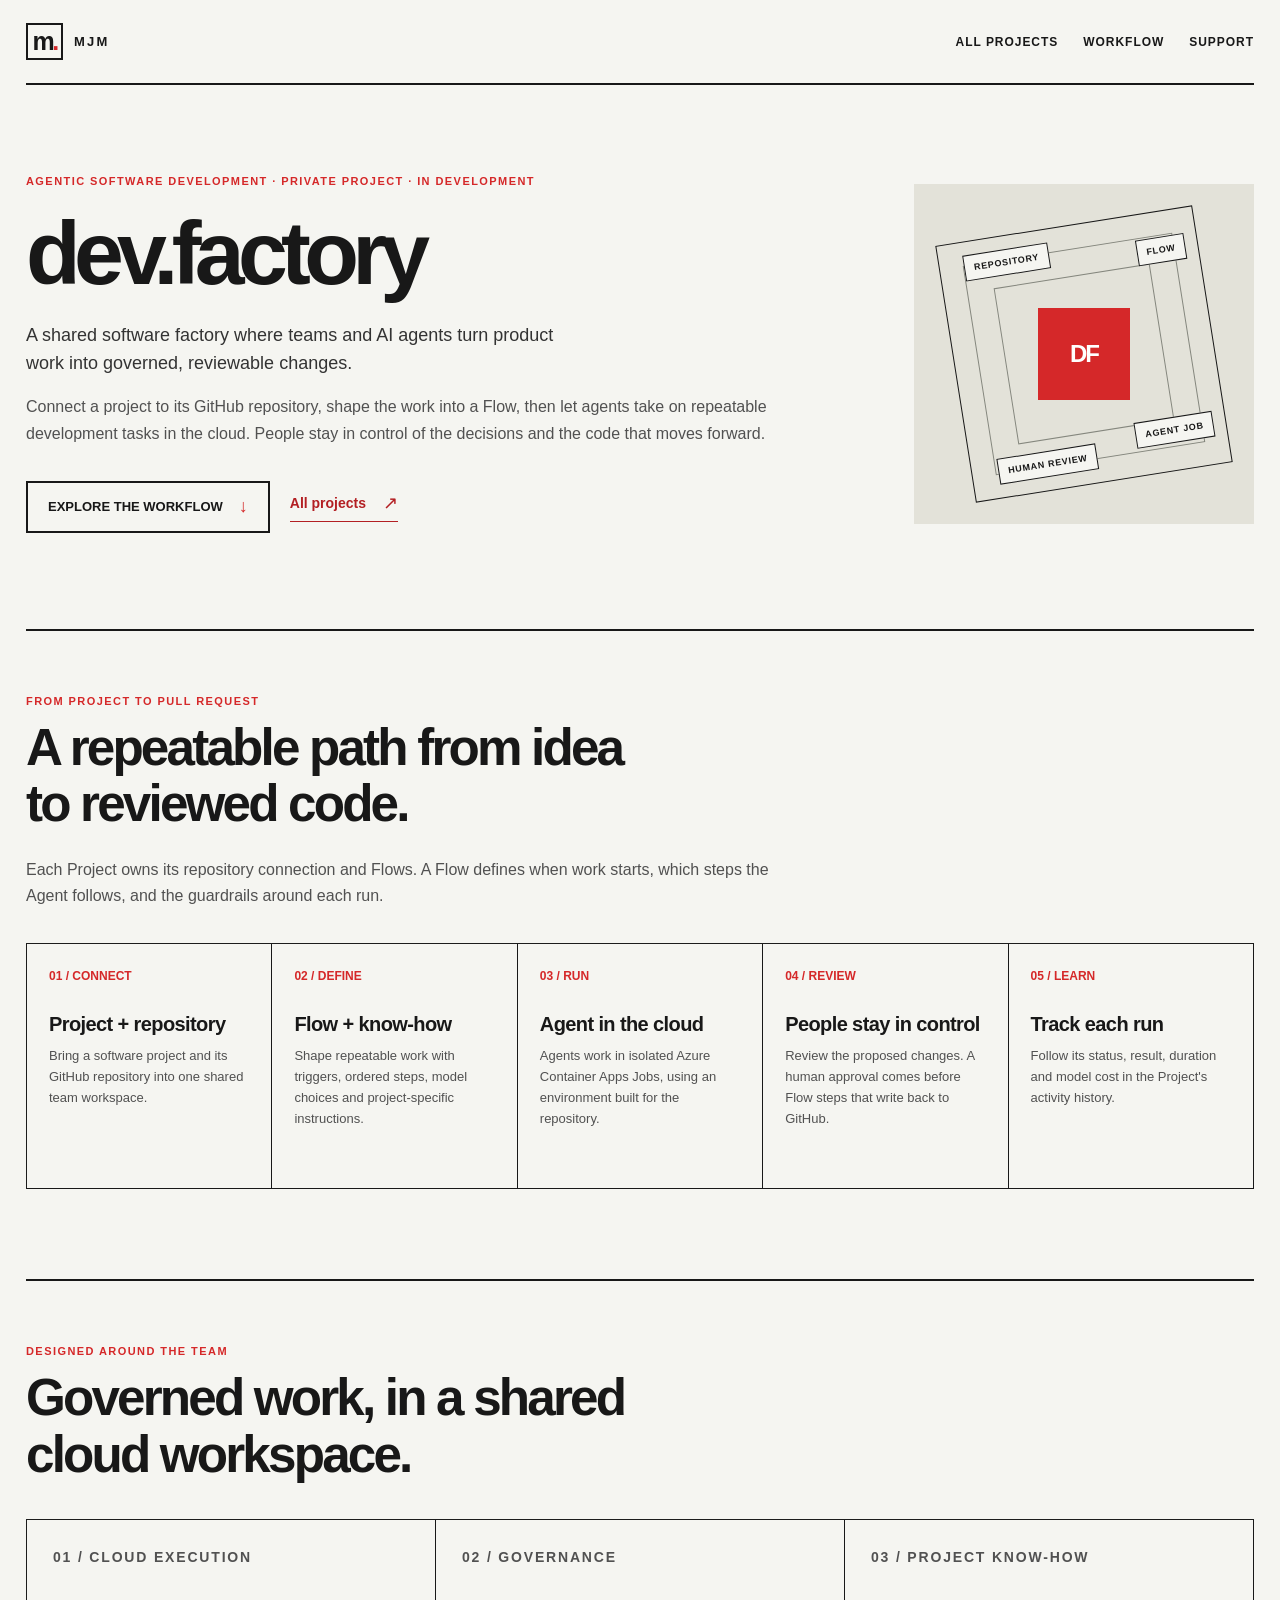
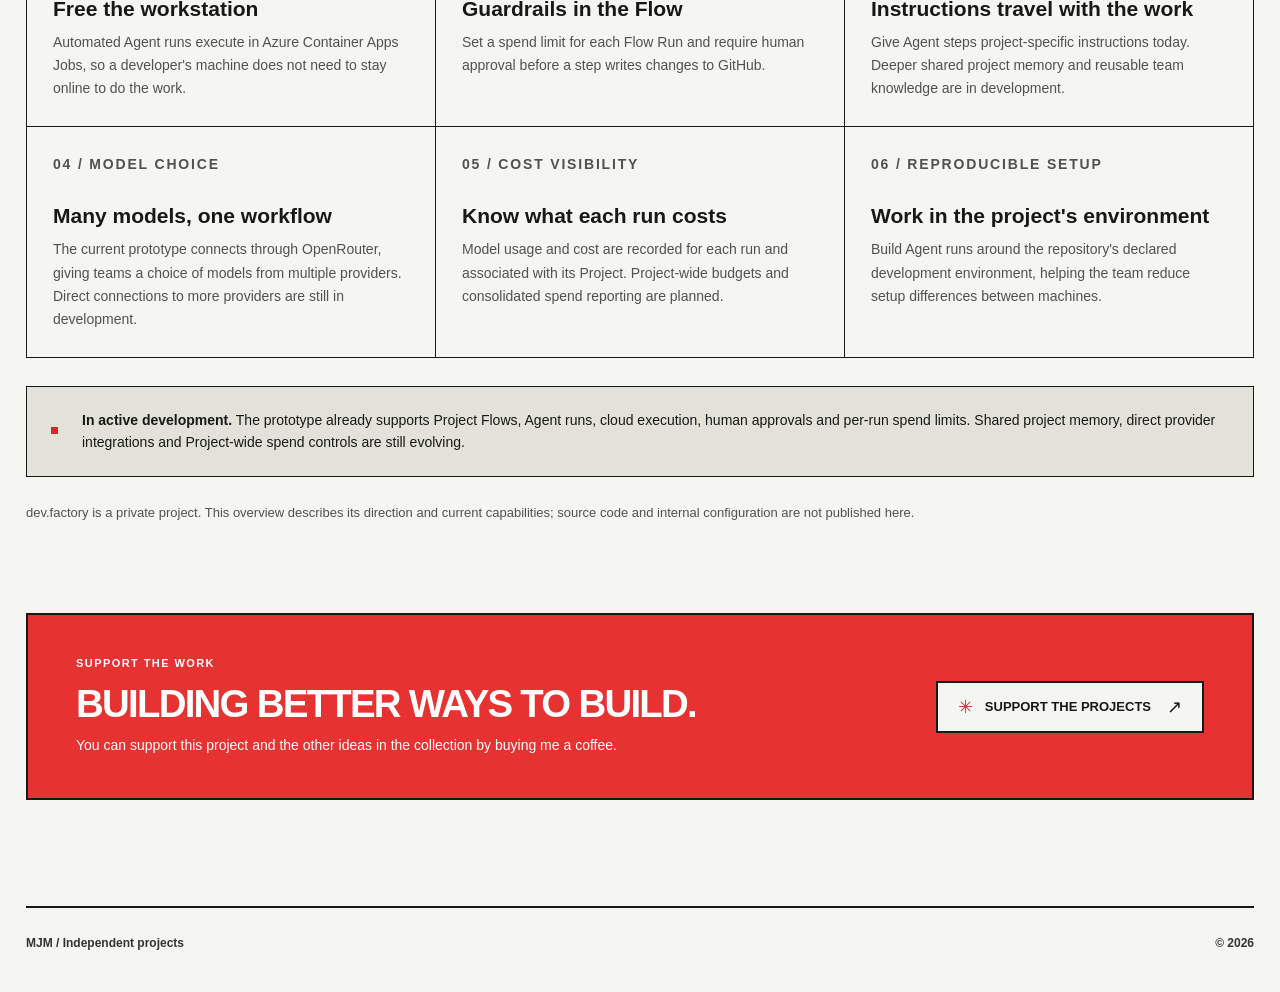
<file: projects/dev-factory.html>
<!doctype html>
<html lang="en">
  <head>
    <meta charset="utf-8">
    <meta name="viewport" content="width=device-width, initial-scale=1">
    <meta name="theme-color" content="#f5f5f1">
    <meta name="description" content="DevFactory is an agentic software development platform in active development, bringing teams, GitHub projects, AI agents and governance together.">
    <title>dev.factory — MJM</title>
    <link rel="stylesheet" href="../assets/site.css?v=5">
    <link rel="stylesheet" href="../assets/site-swiss.css?v=5">
  </head>
  <body>
    <div class="page-shell">
      <header class="site-header">
        <a class="brand" href="../index.html" aria-label="MJM, back to the showcase">
          <span class="brand-mark" aria-hidden="true">m<span>.</span></span>
          <span class="brand-name">MJM</span>
        </a>
        <nav class="site-nav" aria-label="Main navigation">
          <a href="../index.html#projects">All projects</a>
          <a href="#workflow">Workflow</a>
          <a href="#support">Support</a>
        </nav>
      </header>

      <main>
        <section class="detail-hero" aria-labelledby="factory-title">
          <div>
            <p class="eyebrow">Agentic software development · Private project · In development</p>
            <h1 id="factory-title">dev.factory</h1>
            <p class="hero-description">A shared software factory where teams and AI agents turn product work into governed, reviewable changes.</p>
            <p class="factory-lead">Connect a project to its GitHub repository, shape the work into a Flow, then let agents take on repeatable development tasks in the cloud. People stay in control of the decisions and the code that moves forward.</p>
            <div class="detail-actions">
              <a class="support-button" href="#workflow">Explore the workflow <span aria-hidden="true">↓</span></a>
              <a class="text-link" href="../index.html#projects">All projects <span aria-hidden="true">↗</span></a>
            </div>
          </div>
          <div class="detail-art factory-art" aria-hidden="true">
            <div class="factory-graphic">
              <span class="factory-core">DF</span>
              <span class="factory-node factory-node--repo">REPOSITORY</span>
              <span class="factory-node factory-node--flow">FLOW</span>
              <span class="factory-node factory-node--agent">AGENT JOB</span>
              <span class="factory-node factory-node--review">HUMAN REVIEW</span>
            </div>
          </div>
        </section>

        <section class="detail-section detail-section--factory" id="workflow" aria-labelledby="workflow-title">
          <p class="eyebrow">From project to pull request</p>
          <h2 id="workflow-title">A repeatable path from idea to reviewed code.</h2>
          <p class="factory-lead">Each Project owns its repository connection and Flows. A Flow defines when work starts, which steps the Agent follows, and the guardrails around each run.</p>
          <div class="factory-flow">
            <article class="step"><span class="step-index">01 / CONNECT</span><h3>Project + repository</h3><p>Bring a software project and its GitHub repository into one shared team workspace.</p></article>
            <article class="step"><span class="step-index">02 / DEFINE</span><h3>Flow + know-how</h3><p>Shape repeatable work with triggers, ordered steps, model choices and project-specific instructions.</p></article>
            <article class="step"><span class="step-index">03 / RUN</span><h3>Agent in the cloud</h3><p>Agents work in isolated Azure Container Apps Jobs, using an environment built for the repository.</p></article>
            <article class="step"><span class="step-index">04 / REVIEW</span><h3>People stay in control</h3><p>Review the proposed changes. A human approval comes before Flow steps that write back to GitHub.</p></article>
            <article class="step"><span class="step-index">05 / LEARN</span><h3>Track each run</h3><p>Follow its status, result, duration and model cost in the Project's activity history.</p></article>
          </div>
        </section>

        <section class="detail-section detail-section--factory" aria-labelledby="team-title">
          <p class="eyebrow">Designed around the team</p>
          <h2 id="team-title">Governed work, in a shared cloud workspace.</h2>
          <div class="factory-feature-grid">
            <article class="factory-feature"><p class="eyebrow">01 / CLOUD EXECUTION</p><h3>Free the workstation</h3><p>Automated Agent runs execute in Azure Container Apps Jobs, so a developer's machine does not need to stay online to do the work.</p></article>
            <article class="factory-feature"><p class="eyebrow">02 / GOVERNANCE</p><h3>Guardrails in the Flow</h3><p>Set a spend limit for each Flow Run and require human approval before a step writes changes to GitHub.</p></article>
            <article class="factory-feature"><p class="eyebrow">03 / PROJECT KNOW-HOW</p><h3>Instructions travel with the work</h3><p>Give Agent steps project-specific instructions today. Deeper shared project memory and reusable team knowledge are in development.</p></article>
            <article class="factory-feature"><p class="eyebrow">04 / MODEL CHOICE</p><h3>Many models, one workflow</h3><p>The current prototype connects through OpenRouter, giving teams a choice of models from multiple providers. Direct connections to more providers are still in development.</p></article>
            <article class="factory-feature"><p class="eyebrow">05 / COST VISIBILITY</p><h3>Know what each run costs</h3><p>Model usage and cost are recorded for each run and associated with its Project. Project-wide budgets and consolidated spend reporting are planned.</p></article>
            <article class="factory-feature"><p class="eyebrow">06 / REPRODUCIBLE SETUP</p><h3>Work in the project's environment</h3><p>Build Agent runs around the repository's declared development environment, helping the team reduce setup differences between machines.</p></article>
          </div>
          <div class="factory-status" role="status">
            <span class="status-dot" aria-hidden="true"></span>
            <p><strong>In active development.</strong> The prototype already supports Project Flows, Agent runs, cloud execution, human approvals and per-run spend limits. Shared project memory, direct provider integrations and Project-wide spend controls are still evolving.</p>
          </div>
          <p class="detail-note">dev.factory is a private project. This overview describes its direction and current capabilities; source code and internal configuration are not published here.</p>
        </section>

        <section class="support" id="support" aria-labelledby="support-title">
          <div>
            <p class="eyebrow">Support the work</p>
            <h2 id="support-title">Building better ways to build.</h2>
            <p>You can support this project and the other ideas in the collection by buying me a coffee.</p>
          </div>
          <a class="support-button" href="https://buymeacoffee.com/bugbrew" target="_blank" rel="noopener noreferrer" aria-label="Support the projects on Buy Me a Coffee, opens in a new tab"><span aria-hidden="true">✳</span> Support the projects <span aria-hidden="true">↗</span></a>
        </section>
      </main>

      <footer class="site-footer"><span>MJM / Independent projects</span><span>© 2026</span></footer>
    </div>
  </body>
</html>
</file>
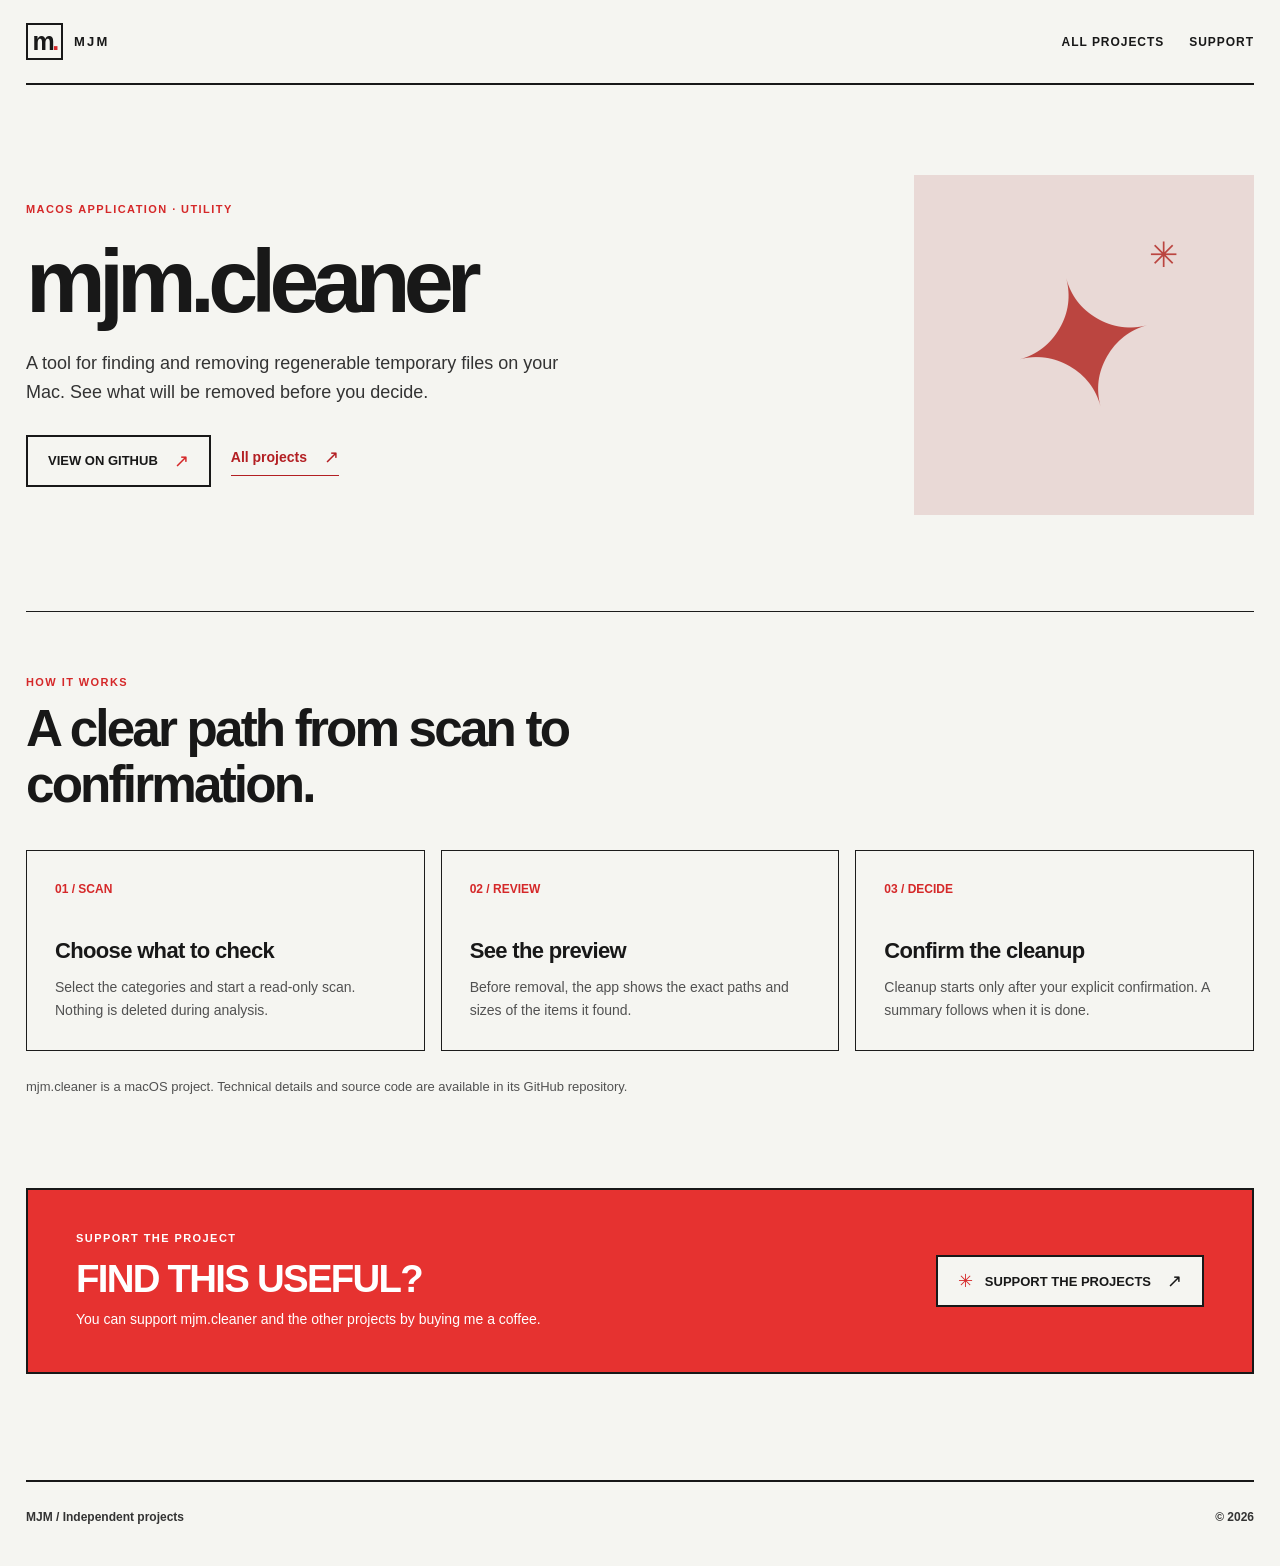
<file: projects/mjm-cleaner.html>
<!doctype html>
<html lang="en">
  <head>
    <meta charset="utf-8">
    <meta name="viewport" content="width=device-width, initial-scale=1">
    <meta name="theme-color" content="#f5f5f1">
    <meta name="description" content="mjm.cleaner is a macOS app for finding and removing regenerable temporary files with a preview and explicit confirmation.">
    <title>mjm.cleaner — MJM</title>
    <link rel="stylesheet" href="../assets/site.css">
    <link rel="stylesheet" href="../assets/site-swiss.css?v=2">
  </head>
  <body>
    <div class="page-shell">
      <header class="site-header">
        <a class="brand" href="../index.html" aria-label="MJM, back to the showcase">
          <span class="brand-mark" aria-hidden="true">m<span>.</span></span>
          <span class="brand-name">MJM</span>
        </a>
        <nav class="site-nav" aria-label="Main navigation">
          <a href="../index.html#projects">All projects</a>
          <a href="#support">Support</a>
        </nav>
      </header>

      <main>
        <section class="detail-hero" aria-labelledby="cleaner-title">
          <div>
            <p class="eyebrow">macOS application · Utility</p>
            <h1 id="cleaner-title">mjm.cleaner</h1>
            <p class="hero-description">A tool for finding and removing regenerable temporary files on your Mac. See what will be removed before you decide.</p>
            <div class="detail-actions">
              <a class="support-button" href="https://github.com/markjackmilian/mjm.cleaner" target="_blank" rel="noopener noreferrer" aria-label="View on GitHub: mjm.cleaner, opens in a new tab">View on GitHub <span aria-hidden="true">↗</span></a>
              <a class="text-link" href="../index.html#projects">All projects <span aria-hidden="true">↗</span></a>
            </div>
          </div>
          <div class="detail-art" aria-hidden="true"><span class="cleaner-spark cleaner-spark--one">✦</span><span class="cleaner-spark cleaner-spark--two">✳</span></div>
        </section>

        <section class="detail-section" aria-labelledby="how-title">
          <p class="eyebrow">How it works</p>
          <h2 id="how-title">A clear path from scan to confirmation.</h2>
          <div class="steps-grid">
            <article class="step"><span class="step-index">01 / SCAN</span><h3>Choose what to check</h3><p>Select the categories and start a read-only scan. Nothing is deleted during analysis.</p></article>
            <article class="step"><span class="step-index">02 / REVIEW</span><h3>See the preview</h3><p>Before removal, the app shows the exact paths and sizes of the items it found.</p></article>
            <article class="step"><span class="step-index">03 / DECIDE</span><h3>Confirm the cleanup</h3><p>Cleanup starts only after your explicit confirmation. A summary follows when it is done.</p></article>
          </div>
          <p class="detail-note">mjm.cleaner is a macOS project. Technical details and source code are available in its GitHub repository.</p>
        </section>

        <section class="support" id="support" aria-labelledby="support-title">
          <div>
            <p class="eyebrow">Support the project</p>
            <h2 id="support-title">Find this useful?</h2>
            <p>You can support mjm.cleaner and the other projects by buying me a coffee.</p>
          </div>
          <a class="support-button" href="https://buymeacoffee.com/bugbrew" target="_blank" rel="noopener noreferrer" aria-label="Support the projects on Buy Me a Coffee, opens in a new tab"><span aria-hidden="true">✳</span> Support the projects <span aria-hidden="true">↗</span></a>
        </section>
      </main>

      <footer class="site-footer"><span>MJM / Independent projects</span><span>© 2026</span></footer>
    </div>
  </body>
</html>
</file>
<file: assets/site.css>
:root {
  color-scheme: light;
  --canvas: #f6f7f5;
  --surface: #fff;
  --ink: #1c252a;
  --muted: #627176;
  --line: #dce2df;
  --accent: #356a72;
  --accent-dark: #224c52;
  --soft: #e5edeb;
  font-family: -apple-system, BlinkMacSystemFont, "Segoe UI", Inter, sans-serif;
  font-synthesis: none;
  text-rendering: optimizeLegibility;
  -webkit-font-smoothing: antialiased;
}

* { box-sizing: border-box; }
html { scroll-behavior: smooth; }
body { margin: 0; background: var(--canvas); color: var(--ink); }
a { color: inherit; }
a:focus-visible { outline: 3px solid var(--accent); outline-offset: 5px; border-radius: 3px; }
::selection { background: #d1e4dd; }

.page-shell { width: min(100% - 64px, 1248px); margin-inline: auto; }
.site-header { display: flex; align-items: center; justify-content: space-between; min-height: 108px; border-bottom: 1px solid var(--line); }
.brand { display: inline-flex; align-items: center; gap: 11px; text-decoration: none; font-size: 14px; font-weight: 780; letter-spacing: .07em; }
.brand-mark { display: flex; align-items: baseline; justify-content: center; width: 37px; height: 37px; padding-top: 4px; border: 1px solid var(--ink); border-radius: 11px; font-size: 25px; letter-spacing: -.1em; line-height: 1; }
.brand-mark span { color: var(--accent); }
.site-nav { display: flex; align-items: center; gap: 37px; }
.site-nav a { color: #3f4d50; font-size: 14px; font-weight: 600; text-decoration: none; transition: color .2s ease; }
.site-nav a:hover { color: var(--accent); }

.hero { display: grid; grid-template-columns: minmax(0, 1fr) 238px; gap: 70px; min-height: 560px; padding: 110px 0 106px; }
.hero-copy { max-width: 810px; }
.eyebrow { margin: 0; color: var(--accent-dark); font-size: 12px; font-weight: 780; letter-spacing: .18em; text-transform: uppercase; }
.status-dot { display: inline-block; width: 7px; height: 7px; margin: 0 8px 2px 0; border-radius: 50%; background: #78a79e; }
h1, h2, h3, p { margin-top: 0; }
.hero h1 { margin: 27px 0 29px; max-width: 870px; font-size: clamp(55px, 6.6vw, 98px); line-height: .99; letter-spacing: -.077em; font-weight: 680; }
.hero h1 em { font-style: normal; color: var(--accent); }
.hero-description { max-width: 555px; color: #56656a; font-size: clamp(17px, 1.45vw, 20px); line-height: 1.6; }
.text-link { display: inline-flex; align-items: center; gap: 17px; border-bottom: 1px solid currentColor; padding-bottom: 7px; color: var(--accent-dark); font-size: 14px; font-weight: 750; text-decoration: none; }
.text-link span { font-size: 18px; }
.hero-link { margin-top: 24px; }
.hero-aside { align-self: end; display: flex; flex-direction: column; gap: 22px; color: #61716f; font-size: 10px; font-weight: 800; letter-spacing: .14em; }
.hero-orbit { position: relative; display: block; width: 210px; aspect-ratio: 1; border: 1px solid #d8e3e0; border-radius: 50%; }
.hero-orbit::before, .hero-orbit::after { content: ""; position: absolute; border: 1px solid #d8e3e0; border-radius: 50%; }
.hero-orbit::before { inset: 26px; }
.hero-orbit::after { inset: 56px; }
.hero-orbit span { position: absolute; top: 28px; right: 26px; width: 15px; height: 15px; border-radius: 50%; background: var(--accent); }

.about-section { display: grid; grid-template-columns: minmax(0, .95fr) minmax(0, 1.05fr); gap: clamp(36px, 6vw, 88px); padding: 58px 0 82px; border-top: 1px solid var(--line); scroll-margin-top: 28px; }
.about-intro { display: flex; align-items: flex-start; gap: 25px; }
.about-avatar-link { display: block; flex: 0 0 auto; border-radius: 22px; }
.about-avatar { display: block; width: 112px; height: 112px; border: 4px solid var(--surface); border-radius: 22px; object-fit: cover; box-shadow: 0 10px 30px #1b363c16; }
.about-intro .eyebrow { margin: 5px 0 17px; }
.about-intro h2 { margin: 0 0 8px; font-size: clamp(36px, 4vw, 54px); line-height: 1.03; letter-spacing: -.06em; font-weight: 670; }
.about-handle { margin: 0; color: var(--muted); font-size: 14px; line-height: 1.6; }
.about-handle span { margin: 0 7px; color: #9aa8a5; }
.about-description { max-width: 530px; margin: 0 0 20px; color: #46585c; font-size: 17px; line-height: 1.62; }
.github-stats { display: grid; grid-template-columns: repeat(3, minmax(0, 1fr)); gap: 17px; margin: 38px 0 32px; padding: 26px 0; border-top: 1px solid var(--line); border-bottom: 1px solid var(--line); }
.github-stat { display: flex; flex-direction: column; gap: 7px; }
.github-stat strong { font-size: clamp(29px, 3vw, 39px); line-height: 1; font-weight: 650; letter-spacing: -.06em; }
.github-stat span { color: var(--muted); font-size: 12px; line-height: 1.45; }
.github-achievements .eyebrow { margin-bottom: 14px; }
.github-achievements ul { display: flex; flex-wrap: wrap; gap: 8px; margin: 0; padding: 0; list-style: none; }
.github-achievements li { padding: 9px 12px; border: 1px solid #d5e0dc; border-radius: 100px; background: #edf3f0; color: #345e59; font-size: 12px; font-weight: 680; }
.stats-note { margin: 18px 0 0; color: #73817f; font-size: 11px; line-height: 1.5; }

.projects-section { padding: 92px 0 116px; border-top: 1px solid var(--line); scroll-margin-top: 28px; }
.section-heading { display: flex; justify-content: space-between; align-items: end; gap: 30px; margin-bottom: 38px; }
.section-heading h2 { margin: 15px 0 0; font-size: clamp(37px, 4vw, 56px); line-height: 1.08; letter-spacing: -.055em; font-weight: 660; }
.section-heading h2 span { color: #7c8a8d; }
.section-heading > p { margin: 0 2px 5px 0; color: var(--muted); font-size: 14px; line-height: 1.6; }
.project-grid { display: grid; grid-template-columns: repeat(3, minmax(0, 1fr)); gap: 16px; }
.project-card { display: flex; flex-direction: column; min-width: 0; min-height: 438px; overflow: hidden; background: var(--surface); border: 1px solid var(--line); border-radius: 18px; transition: transform .25s ease, box-shadow .25s ease, border-color .25s ease; }
.project-card:not(.project-card--soon):hover { transform: translateY(-4px); box-shadow: 0 18px 36px #1b363c0a; border-color: #c9d7d3; }
.card-top { display: flex; align-items: center; justify-content: space-between; padding: 25px 25px 0; }
.card-index { color: #647474; font-size: 12px; font-weight: 700; letter-spacing: .08em; }
.card-category { padding: 7px 10px; border-radius: 100px; background: #f3f6f4; color: #536764; font-size: 11px; font-weight: 720; }
.card-art { position: relative; display: grid; place-items: center; min-height: 198px; margin: 18px 24px 0; overflow: hidden; border-radius: 11px; }
.card-art--toolotoolo { background: #e8eee6; }
.toolotoolo-shape { width: 110px; height: 110px; border-radius: 32px; background: #95b5a2; transform: rotate(-22deg); box-shadow: 46px 25px 0 -17px #d2e1d4, -39px -21px 0 -25px #5f8d79; }
.card-art--orbit { background: #e9e9ee; }
.orbit-ring { position: absolute; border: 1px solid #aeb5c7; border-radius: 50%; transform: rotate(-30deg) scaleY(.57); }
.orbit-ring--outer { width: 220px; height: 220px; }
.orbit-ring--inner { width: 155px; height: 155px; border-color: #717e9d; }
.orbit-core { width: 72px; height: 72px; border-radius: 50%; background: #7182ad; box-shadow: inset -18px -14px 22px #566b96; }
.card-art--cleaner { background: #e7eef0; }
.cleaner-spark { position: absolute; color: #5d8a95; line-height: 1; }
.cleaner-spark--one { font-size: 126px; transform: rotate(-15deg); }
.cleaner-spark--two { top: 26px; right: 77px; font-size: 29px; }
.card-art--localdocs { background: #eee8e3; }
.localdocs-sheet { display: flex; flex-direction: column; justify-content: center; gap: 12px; width: 100px; height: 118px; padding: 20px 17px; border: 2px solid #917f70; background: #f7f4f0; box-shadow: 13px 12px 0 #d5c6b8; transform: rotate(-5deg); }
.localdocs-sheet span { height: 3px; background: #b6a292; }
.localdocs-sheet span:last-child { width: 60%; }
.card-art--bstate { background: #e8e9ef; }
.bstate-flow { display: flex; align-items: center; gap: 12px; }
.bstate-flow span { position: relative; width: 31px; height: 31px; border: 2px solid #7783a6; border-radius: 50%; background: #f4f4f7; }
.bstate-flow span:nth-child(2) { width: 48px; height: 48px; border-radius: 11px; background: #aeb8d1; }
.bstate-flow span + span::before { position: absolute; top: 50%; right: 100%; width: 12px; height: 2px; background: #7783a6; content: ""; }
.card-art--devfactory { background: #e8e8e2; }
.devfactory-card-mark { position: relative; display: grid; grid-template-columns: repeat(2, 24px); gap: 12px; padding: 18px; border: 2px solid #555d50; transform: rotate(-7deg); }
.devfactory-card-mark i { width: 24px; height: 24px; background: #a5ad95; }
.devfactory-card-mark i:nth-child(2) { background: #56604f; }
.devfactory-card-mark i:nth-child(3) { background: #d52829; }
.card-content { display: flex; flex: 1; flex-direction: column; padding: 25px; }
.card-content h3 { margin: 0 0 10px; font-size: 27px; line-height: 1.1; font-weight: 680; letter-spacing: -.045em; }
.card-content p { margin: 0; max-width: 290px; color: var(--muted); font-size: 14px; line-height: 1.55; }
.card-link { display: inline-flex; align-items: center; justify-content: space-between; gap: 12px; align-self: stretch; margin-top: auto; padding-top: 28px; color: var(--accent-dark); font-size: 13px; font-weight: 760; text-decoration: none; }
.card-link span { font-size: 19px; transition: transform .2s ease; }
.card-link:hover span { transform: translate(2px, -2px); }
.project-card--soon { background: transparent; border-style: dashed; border-color: #cfd9d5; }
.project-card--soon .card-category { background: #e8eeeb; color: #526861; }
.soon-mark { display: grid; place-items: center; flex: 1; min-height: 185px; color: #acbdb6; font-size: 86px; font-weight: 220; line-height: 1; }
.project-card--soon .card-content { flex: 0 0 auto; }
.project-card--soon .card-content h3 { color: #677772; }
.soon-label { margin-top: 29px; color: #63756e; font-size: 12px; font-weight: 700; }

.support { display: flex; align-items: center; justify-content: space-between; gap: 36px; margin: 0 0 106px; padding: 42px 48px; border: 1px solid #d4e0dc; border-radius: 18px; background: var(--soft); scroll-margin-top: 28px; }
.support h2 { margin: 13px 0 8px; font-size: clamp(28px, 3vw, 40px); line-height: 1.15; letter-spacing: -.045em; font-weight: 660; }
.support p:last-child { margin: 0; color: #5c6c6b; font-size: 14px; line-height: 1.55; }
.support-button { display: inline-flex; align-items: center; justify-content: center; gap: 12px; flex: 0 0 auto; min-height: 52px; padding: 0 20px; border-radius: 9px; background: var(--ink); color: #fff; font-size: 13px; font-weight: 730; text-decoration: none; transition: background .2s ease, transform .2s ease; }
.support-button:hover { background: var(--accent-dark); transform: translateY(-2px); }
.support-button span:first-child { font-size: 18px; color: #a8d5c7; }
.support-button span:last-child { font-size: 18px; margin-left: 4px; }
.site-footer { display: flex; justify-content: space-between; gap: 20px; padding: 28px 0 42px; border-top: 1px solid var(--line); color: #61716f; font-size: 12px; font-weight: 600; }

.detail-hero { display: grid; grid-template-columns: minmax(0, 1fr) 340px; gap: 70px; align-items: center; padding: 90px 0 96px; }
.detail-hero h1 { margin: 22px 0 22px; font-size: clamp(59px, 7vw, 100px); line-height: 1; letter-spacing: -.075em; font-weight: 690; }
.detail-hero .hero-description { margin-bottom: 28px; }
.detail-actions { display: flex; flex-wrap: wrap; gap: 20px; align-items: center; }
.detail-art { position: relative; display: grid; place-items: center; height: 340px; border-radius: 22px; background: #e7eef0; overflow: hidden; }
.detail-art .cleaner-spark--one { font-size: 175px; }
.detail-art .cleaner-spark--two { top: 62px; right: 76px; font-size: 35px; }
.detail-section { padding: 64px 0 90px; border-top: 1px solid var(--line); }
.detail-section h2 { max-width: 650px; margin: 13px 0 36px; font-size: clamp(34px, 4vw, 52px); line-height: 1.1; letter-spacing: -.055em; }
.steps-grid { display: grid; grid-template-columns: repeat(3, minmax(0, 1fr)); gap: 16px; }
.step { padding: 28px; border: 1px solid var(--line); border-radius: 16px; background: var(--surface); }
.step-index { display: inline-block; margin-bottom: 42px; color: var(--accent); font-size: 12px; font-weight: 760; }
.step h3 { margin-bottom: 12px; font-size: 22px; letter-spacing: -.03em; }
.step p { margin-bottom: 0; color: var(--muted); font-size: 14px; line-height: 1.65; }
.detail-note { margin: 26px 0 0; color: var(--muted); font-size: 13px; line-height: 1.6; }
.detail-section--factory { border-top: 2px solid var(--ink); }
.factory-lead { max-width: 760px; margin: -12px 0 34px; color: var(--muted); font-size: 16px; line-height: 1.65; }
.factory-flow { display: grid; grid-template-columns: repeat(5, minmax(0, 1fr)); border-top: 1px solid var(--line); border-left: 1px solid var(--line); }
.factory-flow .step { min-height: 245px; padding: 22px; border: 0; border-right: 1px solid var(--line); border-bottom: 1px solid var(--line); border-radius: 0; background: transparent; }
.factory-flow .step-index { margin-bottom: 30px; }
.factory-flow .step h3 { margin-bottom: 10px; font-size: 20px; }
.factory-flow .step p { margin: 0; color: var(--muted); font-size: 13px; line-height: 1.6; }
.factory-feature-grid { display: grid; grid-template-columns: repeat(3, minmax(0, 1fr)); border-top: 1px solid var(--line); border-left: 1px solid var(--line); }
.factory-feature { min-height: 190px; padding: 26px; border-right: 1px solid var(--line); border-bottom: 1px solid var(--line); }
.factory-feature .eyebrow { margin-bottom: 28px; }
.factory-feature h3 { margin: 0 0 10px; font-size: 21px; }
.factory-feature p { margin: 0; color: var(--muted); font-size: 14px; line-height: 1.65; }
.factory-status { display: flex; align-items: center; gap: 16px; margin-top: 28px; padding: 22px 24px; border: 1px solid var(--line); background: var(--soft); }
.factory-status .status-dot { flex: 0 0 auto; }
.factory-status p { margin: 0; font-size: 14px; line-height: 1.6; }
.factory-art { position: relative; background: #e8e8e2; }
.factory-graphic { position: relative; display: grid; place-items: center; width: 260px; height: 260px; border: 1px solid #7d8376; transform: rotate(-9deg); }
.factory-graphic::before, .factory-graphic::after { position: absolute; inset: 23px; border: 1px solid #a0a594; content: ""; }
.factory-graphic::after { inset: 50px; border-color: #c1c4b9; }
.factory-core { z-index: 1; display: grid; place-items: center; width: 92px; height: 92px; background: var(--accent); color: #fff; font-size: 24px; font-weight: 900; letter-spacing: -.08em; transform: rotate(9deg); }
.factory-node { position: absolute; z-index: 2; padding: 7px 9px; border: 1px solid var(--ink); background: var(--canvas); color: var(--ink); font-size: 9px; font-weight: 800; letter-spacing: .08em; }
.factory-node--repo { top: 13px; left: 24px; }
.factory-node--flow { top: 25px; right: 12px; }
.factory-node--agent { right: 12px; bottom: 27px; }
.factory-node--review { bottom: 13px; left: 26px; }

@media (max-width: 970px) {
  .hero { grid-template-columns: minmax(0, 1fr) 170px; gap: 30px; }
  .hero-orbit { width: 165px; }
  .about-section { grid-template-columns: 1fr; gap: 33px; }
  .project-grid { grid-template-columns: repeat(2, minmax(0, 1fr)); }
  .detail-hero { grid-template-columns: minmax(0, 1fr) 250px; gap: 28px; }
  .detail-art { height: 250px; }
  .steps-grid { grid-template-columns: repeat(2, minmax(0, 1fr)); }
  .factory-flow { grid-template-columns: repeat(3, minmax(0, 1fr)); }
  .factory-feature-grid { grid-template-columns: repeat(2, minmax(0, 1fr)); }
}

@media (max-width: 640px) {
  .page-shell { width: min(100% - 36px, 500px); }
  .site-header { min-height: 76px; }
  .brand-name { display: none; }
  .site-nav { gap: 20px; }
  .site-nav a { font-size: 13px; }
  .hero { display: block; min-height: auto; padding: 78px 0 83px; }
  .hero h1 { font-size: clamp(50px, 12.3vw, 76px); }
  .hero-description { font-size: 17px; }
  .hero-aside { display: none; }
  .about-section { padding: 48px 0 65px; gap: 28px; }
  .about-intro { align-items: center; gap: 17px; }
  .about-avatar { width: 78px; height: 78px; border-radius: 17px; }
  .about-intro .eyebrow { margin: 0 0 10px; }
  .about-intro h2 { font-size: clamp(31px, 8vw, 44px); }
  .about-handle { font-size: 12px; }
  .about-description { font-size: 16px; }
  .github-stats { gap: 10px; margin: 31px 0 26px; }
  .github-stat strong { font-size: clamp(27px, 7vw, 36px); }
  .github-stat span { font-size: 11px; }
  .projects-section { padding: 70px 0 82px; }
  .section-heading { display: block; margin-bottom: 29px; }
  .section-heading > p { margin-top: 13px; }
  .section-heading > p br { display: none; }
  .project-grid { grid-template-columns: 1fr; gap: 14px; }
  .project-card { min-height: 410px; }
  .support { display: block; padding: 31px 25px; margin-bottom: 75px; }
  .support-button { margin-top: 25px; }
  .site-footer { padding-bottom: 30px; }
  .detail-hero { display: block; padding: 70px 0 78px; }
  .detail-art { height: 245px; margin-top: 42px; }
  .detail-section { padding: 60px 0 72px; }
  .steps-grid { grid-template-columns: 1fr; }
  .factory-flow, .factory-feature-grid { grid-template-columns: 1fr; }
  .factory-flow .step { min-height: 0; }
  .step-index { margin-bottom: 30px; }
}

@media (prefers-reduced-motion: reduce) {
  html { scroll-behavior: auto; }
  *, *::before, *::after { transition-duration: .01ms !important; animation-duration: .01ms !important; }
}
</file>
<file: assets/site-swiss.css>
:root { --canvas: #f5f5f1; --surface: #f5f5f1; --ink: #181818; --muted: #515151; --line: #1c1c1c; --accent: #d52829; --accent-dark: #b31f23; --soft: #e63230; font-family: Arial, Helvetica, sans-serif; }
body { background: #f5f5f1; color: #181818; }
::selection { background: #e63230; color: #fff; }
.page-shell { width: min(100% - 52px, 1440px); }
.site-header { min-height: 85px; border-bottom: 2px solid #181818; }
.brand { font-size: 13px; letter-spacing: .17em; }
.brand-mark { border: 2px solid #181818; border-radius: 0; font-weight: 800; }
.brand-mark span { color: #d52829; }
.site-nav { gap: 25px; }
.site-nav a { color: #181818; font-size: 12px; font-weight: 800; text-transform: uppercase; letter-spacing: .08em; }
.site-nav a:hover { color: #d52829; }
.eyebrow { color: #d52829; font-size: 11px; letter-spacing: .13em; }
.status-dot { border-radius: 0; background: #d52829; }
.hero { grid-template-columns: 1fr 170px; min-height: 575px; padding: 83px 0 91px; }
.hero h1 { max-width: 1040px; margin: 34px 0 29px; font-family: Arial, Helvetica, sans-serif; font-size: clamp(76px, 9vw, 134px); font-weight: 900; line-height: .84; letter-spacing: -.095em; text-transform: uppercase; }
.hero h1 em { color: #d52829; }
.hero-description { color: #333; font-size: 18px; }
.hero-aside { align-self: start; color: #343434; font-size: 10px; }
.hero-orbit { width: 160px; border-color: #181818; border-radius: 0; transform: rotate(-11deg); }
.hero-orbit::before, .hero-orbit::after { border-color: #181818; border-radius: 0; }
.hero-orbit span { width: 22px; height: 22px; border-radius: 0; background: #d52829; }
.text-link, .card-link { color: #b31f23; }
.about-section, .projects-section, .site-footer { border-top: 2px solid #181818; }
.about-section { gap: 50px; padding: 51px 0 77px; }
.about-avatar { border: 0; border-radius: 0; box-shadow: 9px 9px 0 #d52829; }
.about-intro h2, .section-heading h2 { font-weight: 900; text-transform: uppercase; }
.about-intro h2 { font-size: clamp(35px, 4.4vw, 60px); }
.about-description { color: #343434; font-weight: 500; }
.about-handle, .github-stat span, .stats-note, .section-heading > p { color: #4f4f4f; }
.github-stats { border-color: #181818; }
.github-stat strong { font-size: 44px; font-weight: 900; }
.github-achievements li { border: 1px solid #181818; border-radius: 0; background: #e63230; color: #fff; font-weight: 800; }
.section-heading h2 { font-size: clamp(40px, 5vw, 69px); }
.section-heading h2 span { color: #d52829; }
.project-grid { gap: 0; border-left: 2px solid #181818; border-top: 2px solid #181818; }
.project-card { min-height: 425px; border: 0; border-right: 2px solid #181818; border-bottom: 2px solid #181818; border-radius: 0; background: #f5f5f1; }
.project-card:not(.project-card--soon):hover { transform: none; box-shadow: inset 0 0 0 7px #d52829; border-color: #181818; }
.card-top { padding: 23px 23px 0; }
.card-index { color: #d52829; font-size: 20px; font-weight: 900; }
.card-category { border: 1px solid #181818; border-radius: 0; background: transparent; color: #181818; font-weight: 800; text-transform: uppercase; }
.card-art { margin: 14px 23px 0; min-height: 165px; border-radius: 0; }
.card-art--toolotoolo { background: #d6e3d8; }
.card-art--orbit { background: #d5dce9; }
.card-art--cleaner { background: #e9d9d6; }
.card-art--localdocs { background: #e6dfd5; }
.localdocs-sheet { border-color: #181818; background: #f5f5f1; box-shadow: 13px 12px 0 #c9bdae; }
.localdocs-sheet span { background: #d52829; }
.card-art--bstate { background: #dce0eb; }
.bstate-flow span { border-color: #181818; background: #f5f5f1; }
.bstate-flow span:nth-child(2) { background: #d52829; }
.bstate-flow span + span::before { background: #181818; }
.card-art--devfactory { background: #e3e2d9; }
.devfactory-card-mark { border-color: #181818; }
.devfactory-card-mark i { background: #b9bea9; }
.devfactory-card-mark i:nth-child(2) { background: #606751; }
.devfactory-card-mark i:nth-child(3) { background: #d52829; }
.card-content { padding: 23px; }
.card-content h3 { font-size: 30px; font-weight: 900; letter-spacing: -.055em; }
.card-content p { color: #424242; }
.card-link { border-top: 2px solid #181818; margin-top: 22px; padding-top: 17px; font-size: 12px; font-weight: 900; text-transform: uppercase; }
.project-card--soon { border-style: solid; }
.project-card--soon .card-category { background: #ecebe5; color: #414141; }
.project-card--soon .card-content h3 { color: #515151; }
.soon-mark, .soon-label { color: #777; }
.support { border: 2px solid #181818; border-radius: 0; background: #e63230; color: #fff; }
.support .eyebrow, .support p:last-child { color: #fff; }
.support h2 { font-weight: 900; text-transform: uppercase; }
.support-button { border: 2px solid #181818; border-radius: 0; background: #f5f5f1; color: #181818; font-weight: 900; text-transform: uppercase; }
.support-button:hover { background: #181818; color: #fff; }
.support-button span:first-child { color: #d52829; }
.site-footer { color: #333; }
.detail-art, .step { border-radius: 0; }
.detail-art { background: #e9d9d6; }
.detail-art .cleaner-spark { color: #bb4540; }
.detail-section--factory { border-color: #181818; }
.factory-art { background: #e3e2d9; }
.factory-graphic { border-color: #181818; }
.factory-graphic::before, .factory-graphic::after { border-color: #85877e; }
.factory-core { background: #d52829; }
.factory-node { border-color: #181818; background: #f5f5f1; }
.factory-flow .step, .factory-feature { border-color: #181818; border-radius: 0; }
.factory-status { border-color: #181818; background: #e3e2d9; }
@media (max-width: 970px) { .about-section { grid-template-columns: 1fr; } }
@media (max-width: 640px) {
  .page-shell { width: min(100% - 32px, 500px); }
  .site-header { min-height: 73px; }
  .site-nav { gap: 15px; }
  .site-nav a { font-size: 10px; letter-spacing: .02em; }
  .hero { display: block; min-height: 0; padding: 78px 0 80px; }
  .hero h1 { font-size: clamp(55px, 13vw, 80px); }
  .about-section { padding: 52px 0 69px; }
  .about-intro h2 { font-size: 38px; }
  .section-heading h2 { font-size: 43px; }
  .project-grid { grid-template-columns: 1fr; }
  .project-card { min-height: 380px; }
}
</file>
